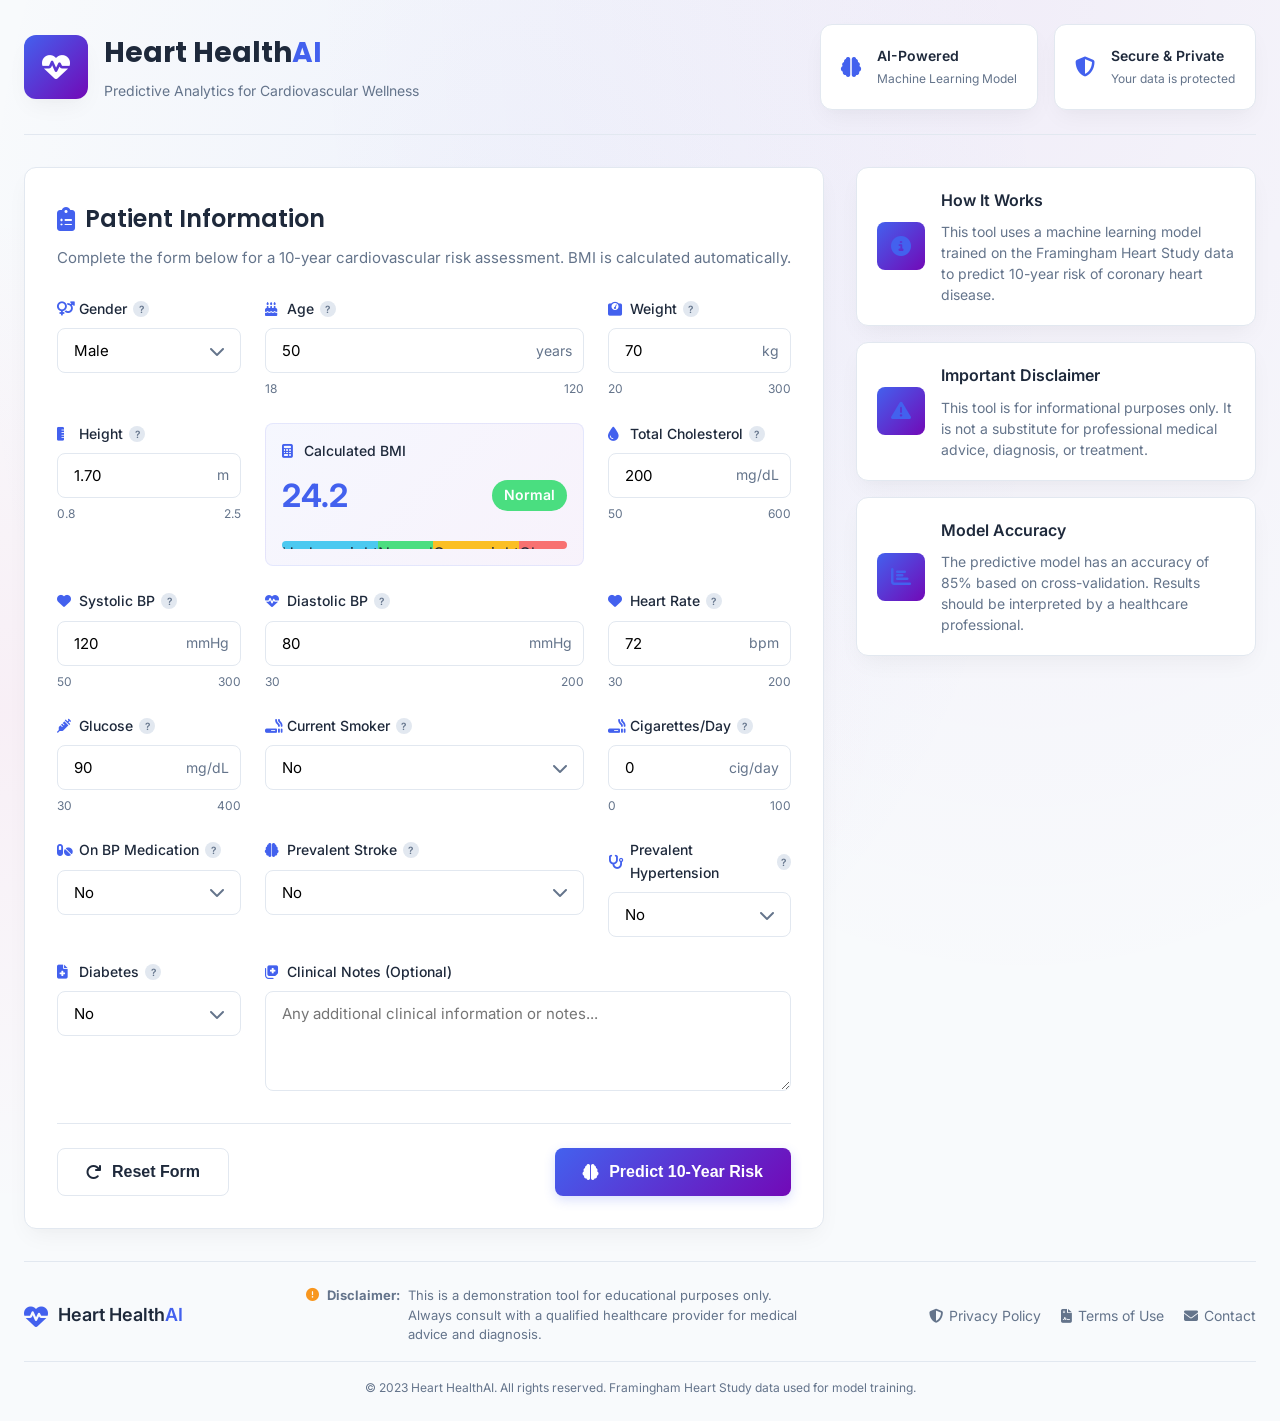
<file: templates/index.html>
<!DOCTYPE html>
<html lang="en">
  <head>
    <meta charset="utf-8" />
    <meta name="viewport" content="width=device-width,initial-scale=1" />
    <title>Heart Disease Prediction | 10-Year Risk Assessment</title>
    <link rel="stylesheet" href="/static/style.css">
    <link rel="preconnect" href="https://fonts.googleapis.com" />
    <link rel="preconnect" href="https://fonts.gstatic.com" crossorigin />
    <link href="https://fonts.googleapis.com/css2?family=Inter:wght@300;400;500;600;700&family=Poppins:wght@400;500;600;700&display=swap" rel="stylesheet" />
    <link rel="stylesheet" href="https://cdnjs.cloudflare.com/ajax/libs/font-awesome/6.4.0/css/all.min.css" />
  </head>
  <body>
    <div class="container">
      <!-- Header Section -->
      <header class="header">
        <div class="logo-container">
          <div class="logo-heart">
            <i class="fas fa-heartbeat"></i>
          </div>
          <div class="logo-text">
            <h1>Heart Health<span>AI</span></h1>
            <p class="tagline">Predictive Analytics for Cardiovascular Wellness</p>
          </div>
        </div>
        <div class="header-info">
          <div class="info-card">
            <i class="fas fa-brain"></i>
            <div>
              <h3>AI-Powered</h3>
              <p>Machine Learning Model</p>
            </div>
          </div>
          <div class="info-card">
            <i class="fas fa-shield-alt"></i>
            <div>
              <h3>Secure & Private</h3>
              <p>Your data is protected</p>
            </div>
          </div>
        </div>
      </header>

      <!-- Main Content -->
      <main class="main-content">
        <!-- Left Panel - Form -->
        <section class="form-section">
          <div class="section-header">
            <h2><i class="fas fa-clipboard-list"></i> Patient Information</h2>
            <p class="subtitle">Complete the form below for a 10-year cardiovascular risk assessment. BMI is calculated automatically.</p>
          </div>

          <form id="predictForm" class="form-card">
            <div class="form-grid">
              <!-- Row 1 -->
              <div class="form-group">
                <label for="gender">
                  <i class="fas fa-venus-mars"></i> Gender
                  <span class="tooltip" data-tooltip="Biological sex at birth">?</span>
                </label>
                <div class="select-wrapper">
                  <select id="gender" required>
                    <option value="0">Female</option>
                    <option value="1" selected>Male</option>
                  </select>
                  <i class="fas fa-chevron-down"></i>
                </div>
              </div>

              <div class="form-group">
                <label for="age">
                  <i class="fas fa-birthday-cake"></i> Age
                  <span class="tooltip" data-tooltip="Age in years">?</span>
                </label>
                <div class="input-wrapper">
                  <input id="age" type="number" min="1" max="120" value="50" required />
                  <span class="input-unit">years</span>
                </div>
                <div class="input-range">
                  <span>18</span>
                  <span>120</span>
                </div>
              </div>

              <div class="form-group">
                <label for="weight">
                  <i class="fas fa-weight"></i> Weight
                  <span class="tooltip" data-tooltip="Body weight in kilograms">?</span>
                </label>
                <div class="input-wrapper">
                  <input id="weight" type="number" step="0.1" min="20" max="300" value="70" required />
                  <span class="input-unit">kg</span>
                </div>
                <div class="input-range">
                  <span>20</span>
                  <span>300</span>
                </div>
              </div>

              <!-- Row 2 -->
              <div class="form-group">
                <label for="height">
                  <i class="fas fa-ruler-vertical"></i> Height
                  <span class="tooltip" data-tooltip="Height in meters">?</span>
                </label>
                <div class="input-wrapper">
                  <input id="height" type="number" step="0.01" min="0.8" max="2.5" value="1.70" required />
                  <span class="input-unit">m</span>
                </div>
                <div class="input-range">
                  <span>0.8</span>
                  <span>2.5</span>
                </div>
              </div>

              <div class="form-group bmi-display">
                <label><i class="fas fa-calculator"></i> Calculated BMI</label>
                <div class="bmi-value-container">
                  <div id="bmiValue" class="bmi-value">—</div>
                  <div class="bmi-category" id="bmiCategory">—</div>
                </div>
                <div class="bmi-scale">
                  <div class="scale-item underweight">Underweight</div>
                  <div class="scale-item normal">Normal</div>
                  <div class="scale-item overweight">Overweight</div>
                  <div class="scale-item obese">Obese</div>
                </div>
              </div>

              <div class="form-group">
                <label for="totChol">
                  <i class="fas fa-tint"></i> Total Cholesterol
                  <span class="tooltip" data-tooltip="Total cholesterol in mg/dL">?</span>
                </label>
                <div class="input-wrapper">
                  <input id="totChol" type="number" min="50" max="600" value="200" required />
                  <span class="input-unit">mg/dL</span>
                </div>
                <div class="input-range">
                  <span>50</span>
                  <span>600</span>
                </div>
              </div>

              <!-- Row 3 -->
              <div class="form-group">
                <label for="sysBP">
                  <i class="fas fa-heart"></i> Systolic BP
                  <span class="tooltip" data-tooltip="Systolic blood pressure">?</span>
                </label>
                <div class="input-wrapper">
                  <input id="sysBP" type="number" min="50" max="300" value="120" required />
                  <span class="input-unit">mmHg</span>
                </div>
                <div class="input-range">
                  <span>50</span>
                  <span>300</span>
                </div>
              </div>

              <div class="form-group">
                <label for="diaBP">
                  <i class="fas fa-heartbeat"></i> Diastolic BP
                  <span class="tooltip" data-tooltip="Diastolic blood pressure">?</span>
                </label>
                <div class="input-wrapper">
                  <input id="diaBP" type="number" min="30" max="200" value="80" required />
                  <span class="input-unit">mmHg</span>
                </div>
                <div class="input-range">
                  <span>30</span>
                  <span>200</span>
                </div>
              </div>

              <div class="form-group">
                <label for="heartRate">
                  <i class="fas fa-heart"></i> Heart Rate
                  <span class="tooltip" data-tooltip="Resting heart rate in beats per minute">?</span>
                </label>
                <div class="input-wrapper">
                  <input id="heartRate" type="number" min="30" max="200" value="72" required />
                  <span class="input-unit">bpm</span>
                </div>
                <div class="input-range">
                  <span>30</span>
                  <span>200</span>
                </div>
              </div>

              <!-- Row 4 -->
              <div class="form-group">
                <label for="glucose">
                  <i class="fas fa-syringe"></i> Glucose
                  <span class="tooltip" data-tooltip="Blood glucose level">?</span>
                </label>
                <div class="input-wrapper">
                  <input id="glucose" type="number" min="30" max="400" value="90" required />
                  <span class="input-unit">mg/dL</span>
                </div>
                <div class="input-range">
                  <span>30</span>
                  <span>400</span>
                </div>
              </div>

              <div class="form-group">
                <label for="currentSmoker">
                  <i class="fas fa-smoking"></i> Current Smoker
                  <span class="tooltip" data-tooltip="Do you currently smoke cigarettes?">?</span>
                </label>
                <div class="select-wrapper">
                  <select id="currentSmoker">
                    <option value="0">No</option>
                    <option value="1">Yes</option>
                  </select>
                  <i class="fas fa-chevron-down"></i>
                </div>
              </div>

              <div class="form-group">
                <label for="cigsPerDay">
                  <i class="fas fa-smoking"></i> Cigarettes/Day
                  <span class="tooltip" data-tooltip="Average number of cigarettes smoked per day">?</span>
                </label>
                <div class="input-wrapper">
                  <input id="cigsPerDay" type="number" min="0" max="100" value="0" />
                  <span class="input-unit">cig/day</span>
                </div>
                <div class="input-range">
                  <span>0</span>
                  <span>100</span>
                </div>
              </div>

              <!-- Row 5 -->
              <div class="form-group">
                <label for="BPMeds">
                  <i class="fas fa-pills"></i> On BP Medication
                  <span class="tooltip" data-tooltip="Are you currently taking blood pressure medication?">?</span>
                </label>
                <div class="select-wrapper">
                  <select id="BPMeds">
                    <option value="0">No</option>
                    <option value="1">Yes</option>
                  </select>
                  <i class="fas fa-chevron-down"></i>
                </div>
              </div>

              <div class="form-group">
                <label for="prevalentStroke">
                  <i class="fas fa-brain"></i> Prevalent Stroke
                  <span class="tooltip" data-tooltip="History of stroke">?</span>
                </label>
                <div class="select-wrapper">
                  <select id="prevalentStroke">
                    <option value="0">No</option>
                    <option value="1">Yes</option>
                  </select>
                  <i class="fas fa-chevron-down"></i>
                </div>
              </div>

              <div class="form-group">
                <label for="prevalentHyp">
                  <i class="fas fa-stethoscope"></i> Prevalent Hypertension
                  <span class="tooltip" data-tooltip="History of high blood pressure">?</span>
                </label>
                <div class="select-wrapper">
                  <select id="prevalentHyp">
                    <option value="0">No</option>
                    <option value="1">Yes</option>
                  </select>
                  <i class="fas fa-chevron-down"></i>
                </div>
              </div>

              <!-- Row 6 -->
              <div class="form-group">
                <label for="diabetes">
                  <i class="fas fa-file-medical"></i> Diabetes
                  <span class="tooltip" data-tooltip="Diagnosed with diabetes">?</span>
                </label>
                <div class="select-wrapper">
                  <select id="diabetes">
                    <option value="0">No</option>
                    <option value="1">Yes</option>
                  </select>
                  <i class="fas fa-chevron-down"></i>
                </div>
              </div>

              <div class="form-group span-2">
                <label for="notes"><i class="fas fa-notes-medical"></i> Clinical Notes (Optional)</label>
                <textarea id="notes" placeholder="Any additional clinical information or notes..."></textarea>
              </div>
            </div>

            <div class="form-actions">
              <button type="button" id="resetBtn" class="btn btn-secondary"><i class="fas fa-redo"></i> Reset Form</button>
              <button type="submit" id="submitBtn" class="btn btn-primary"><i class="fas fa-brain"></i> Predict 10-Year Risk</button>
            </div>
          </form>
        </section>

        <!-- Right Panel - Results & Info -->
        <section class="results-section">
          <!-- Risk Prediction Card -->
          <div class="result-card hidden" id="resultCard">
            <div class="card-header">
              <h2><i class="fas fa-chart-line"></i> Risk Assessment Results</h2>
              <div class="risk-badge" id="riskBadge">—</div>
            </div>

            <div class="result-content">
              <div class="probability-display">
                <div class="probability-circle">
                  <svg class="progress-ring" width="180" height="180">
                    <circle class="progress-ring-bg" cx="90" cy="90" r="80" stroke-width="12"></circle>
                    <circle class="progress-ring-fill" id="probabilityRing" cx="90" cy="90" r="80" stroke-width="12" stroke-dasharray="502.4" stroke-dashoffset="502.4"></circle>
                  </svg>
                  <div class="probability-value">
                    <span id="probValue">—</span>
                    <span class="probability-label">Probability</span>
                  </div>
                </div>
                <div class="probability-info">
                  <h3 id="predText">—</h3>
                  <p class="result-description" id="resultDescription">—</p>
                </div>
              </div>

              <div class="result-details">
                <div class="detail-item">
                  <span class="detail-label"><i class="fas fa-heartbeat"></i> Risk Level:</span>
                  <span class="detail-value" id="riskLevel">—</span>
                </div>
                <div class="detail-item">
                  <span class="detail-label"><i class="fas fa-calculator"></i> BMI Used:</span>
                  <span class="detail-value" id="usedBMI">—</span>
                </div>
                <div class="detail-item">
                  <span class="detail-label"><i class="fas fa-clock"></i> Assessment Time:</span>
                  <span class="detail-value" id="assessmentTime">—</span>
                </div>
                <div class="detail-item">
                  <span class="detail-label"><i class="fas fa-user"></i> Patient Profile:</span>
                  <span class="detail-value" id="patientProfile">—</span>
                </div>
              </div>

              <div class="recommendations">
                <h4><i class="fas fa-lightbulb"></i> Recommendations</h4>
                <ul id="recommendationsList">
                  <li>Complete assessment to see personalized recommendations</li>
                </ul>
              </div>

              <button class="btn btn-outline full-width" id="downloadBtn"><i class="fas fa-download"></i> Download Report</button>
            </div>
          </div>

          <!-- Info Cards -->
          <div class="info-cards">
            <div class="info-card">
              <div class="info-icon">
                <i class="fas fa-info-circle"></i>
              </div>
              <div class="info-content">
                <h3>How It Works</h3>
                <p>This tool uses a machine learning model trained on the Framingham Heart Study data to predict 10-year risk of coronary heart disease.</p>
              </div>
            </div>

            <div class="info-card">
              <div class="info-icon">
                <i class="fas fa-exclamation-triangle"></i>
              </div>
              <div class="info-content">
                <h3>Important Disclaimer</h3>
                <p>This tool is for informational purposes only. It is not a substitute for professional medical advice, diagnosis, or treatment.</p>
              </div>
            </div>

            <div class="info-card">
              <div class="info-icon">
                <i class="fas fa-chart-bar"></i>
              </div>
              <div class="info-content">
                <h3>Model Accuracy</h3>
                <p>The predictive model has an accuracy of 85% based on cross-validation. Results should be interpreted by a healthcare professional.</p>
              </div>
            </div>
          </div>
        </section>
      </main>

      <!-- Footer -->
      <footer class="footer">
        <div class="footer-content">
          <div class="footer-logo">
            <i class="fas fa-heartbeat"></i>
            <span>Heart Health<span>AI</span></span>
          </div>
          <div class="footer-disclaimer">
            <p>
              <i class="fas fa-exclamation-circle"></i> <strong>Disclaimer:</strong> This is a demonstration tool for educational purposes only. Always consult with a qualified healthcare provider for medical advice and diagnosis.
            </p>
          </div>
          <div class="footer-links">
            <a href="#"><i class="fas fa-shield-alt"></i> Privacy Policy</a>
            <a href="#"><i class="fas fa-file-contract"></i> Terms of Use</a>
            <a href="#"><i class="fas fa-envelope"></i> Contact</a>
          </div>
        </div>
        <div class="footer-copyright">
          <p>© 2023 Heart HealthAI. All rights reserved. Framingham Heart Study data used for model training.</p>
        </div>
      </footer>
    </div>

    <script>
      // API URL - change if deployed elsewhere
      const API_URL = '/predict'
      
      // DOM Elements
      const form = document.getElementById('predictForm')
      const bmiValueEl = document.getElementById('bmiValue')
      const bmiCategoryEl = document.getElementById('bmiCategory')
      const resultCard = document.getElementById('resultCard')
      const predText = document.getElementById('predText')
      const probValue = document.getElementById('probValue')
      const probRing = document.getElementById('probabilityRing')
      const riskBadge = document.getElementById('riskBadge')
      const riskLevel = document.getElementById('riskLevel')
      const usedBMI = document.getElementById('usedBMI')
      const assessmentTime = document.getElementById('assessmentTime')
      const patientProfile = document.getElementById('patientProfile')
      const resultDescription = document.getElementById('resultDescription')
      const recommendationsList = document.getElementById('recommendationsList')
      const submitBtn = document.getElementById('submitBtn')
      const resetBtn = document.getElementById('resetBtn')
      const downloadBtn = document.getElementById('downloadBtn')
      
      // BMI categories and colors
      const bmiCategories = [
        { min: 0, max: 18.5, name: 'Underweight', color: '#4cc9f0' },
        { min: 18.5, max: 25, name: 'Normal', color: '#4ade80' },
        { min: 25, max: 30, name: 'Overweight', color: '#fbbf24' },
        { min: 30, max: 100, name: 'Obese', color: '#f87171' }
      ]
      
      // Risk level descriptions
      const riskDescriptions = {
        Low: 'Your 10-year risk of developing coronary heart disease is low. Continue maintaining a healthy lifestyle.',
        Medium: 'You have a moderate risk. Consider lifestyle changes and consult with a healthcare provider.',
        High: 'You have an elevated risk. It is recommended to consult with a healthcare provider for evaluation and potential intervention.'
      }
      
      // Recommendations based on risk level
      const recommendations = {
        Low: ['Continue regular physical activity (at least 150 minutes per week)', 'Maintain a balanced diet rich in fruits, vegetables, and whole grains', 'Schedule annual check-ups with your healthcare provider', 'Avoid tobacco products and limit alcohol consumption'],
        Medium: ['Consult with a healthcare provider for personalized assessment', 'Increase physical activity to 150-300 minutes per week', 'Consider dietary changes to reduce cholesterol and blood pressure', 'Monitor blood pressure and cholesterol levels regularly', 'Explore stress-reduction techniques like meditation or yoga'],
        High: ['Schedule an appointment with a cardiologist or primary care physician', 'Begin or adjust medications as prescribed by your doctor', 'Implement significant dietary changes under medical supervision', 'Increase physical activity gradually as approved by your doctor', 'Quit smoking immediately if you currently smoke', 'Monitor vital signs regularly and keep a health journal']
      }
      
      // Compute BMI and update display
      function computeBMI() {
        const w = parseFloat(document.getElementById('weight').value) || 0
        const h = parseFloat(document.getElementById('height').value) || 0
      
        if (w > 0 && h > 0) {
          const bmi = +(w / (h * h)).toFixed(1)
          bmiValueEl.innerText = bmi
      
          // Determine BMI category
          let category = 'Obese'
          let color = '#f87171'
      
          for (const cat of bmiCategories) {
            if (bmi >= cat.min && bmi < cat.max) {
              category = cat.name
              color = cat.color
              break
            }
          }
      
          bmiCategoryEl.innerText = category
          bmiCategoryEl.style.backgroundColor = color
      
          return bmi
        } else {
          bmiValueEl.innerText = '—'
          bmiCategoryEl.innerText = '—'
          bmiCategoryEl.style.backgroundColor = '#64748b'
          return null
        }
      }
      
      // Update BMI live when weight or height changes
      document.getElementById('weight').addEventListener('input', computeBMI)
      document.getElementById('height').addEventListener('input', computeBMI)
      
      // Initialize BMI calculation
      computeBMI()
      
      // Reset form
      resetBtn.addEventListener('click', () => {
        form.reset()
        computeBMI()
        resultCard.classList.add('hidden')
      
        // Reset to default values
        document.getElementById('age').value = 50
        document.getElementById('weight').value = 70
        document.getElementById('height').value = 1.7
        document.getElementById('totChol').value = 200
        document.getElementById('sysBP').value = 120
        document.getElementById('diaBP').value = 80
        document.getElementById('heartRate').value = 72
        document.getElementById('glucose').value = 90
      
        computeBMI()
      })
      
      // Form submission
      form.addEventListener('submit', async (e) => {
        e.preventDefault()
      
        // Recompute BMI
        const BMI = computeBMI()
        if (BMI === null) {
          alert('Please provide valid weight & height')
          return
        }
      
        // Disable button while requesting
        submitBtn.disabled = true
        submitBtn.innerHTML = '<i class="fas fa-spinner fa-spin"></i> Predicting...'
      
        // Collect payload
        const payload = {
          gender: Number(document.getElementById('gender').value),
          age: Number(document.getElementById('age').value),
          currentSmoker: Number(document.getElementById('currentSmoker').value),
          cigsPerDay: Number(document.getElementById('cigsPerDay').value),
          BPMeds: Number(document.getElementById('BPMeds').value),
          prevalentStroke: Number(document.getElementById('prevalentStroke').value),
          prevalentHyp: Number(document.getElementById('prevalentHyp').value),
          diabetes: Number(document.getElementById('diabetes').value),
          totChol: Number(document.getElementById('totChol').value),
          sysBP: Number(document.getElementById('sysBP').value),
          diaBP: Number(document.getElementById('diaBP').value),
          BMI: Number(BMI),
          heartRate: Number(document.getElementById('heartRate').value),
          glucose: Number(document.getElementById('glucose').value)
        }
      
        try {
          // Simulate API call with mock response for demo
          // In a real application, replace with actual API call
          const mockResponse = await simulatePredictionAPI(payload)
      
          // Display results
          displayResults(mockResponse, payload)
      
          // Show result card
          resultCard.classList.remove('hidden')
          resultCard.scrollIntoView({ behavior: 'smooth', block: 'start' })
        } catch (err) {
          alert('Prediction failed: ' + err.message)
          console.error(err)
        } finally {
          submitBtn.disabled = false
          submitBtn.innerHTML = '<i class="fas fa-brain"></i> Predict 10-Year Risk'
        }
      })
      
      // Simulate API response for demo purposes
      async function simulatePredictionAPI(payload) {
        // Simulate network delay
        await new Promise((resolve) => setTimeout(resolve, 800))
      
        // Calculate a mock probability based on inputs
        let probability = 0.1 // Base probability
      
        // Increase probability based on risk factors
        if (payload.age > 50) probability += 0.15
        if (payload.currentSmoker) probability += 0.2
        if (payload.BMI > 30) probability += 0.15
        if (payload.sysBP > 140 || payload.diaBP > 90) probability += 0.1
        if (payload.totChol > 240) probability += 0.1
        if (payload.diabetes) probability += 0.15
        if (payload.prevalentHyp) probability += 0.1
        if (payload.BPMeds) probability += 0.05
      
        // Cap probability between 0 and 0.9
        probability = Math.min(0.9, Math.max(0.05, probability))
      
        // Determine risk level
        let riskLevel = 'Low'
        if (probability > 0.3) riskLevel = 'Medium'
        if (probability > 0.6) riskLevel = 'High'
      
        // Mock response
        return {
          prediction: riskLevel === 'Low' ? 'Low Risk' : riskLevel === 'Medium' ? 'Moderate Risk' : 'High Risk',
          probability: probability,
          calculated_BMI: payload.BMI,
          timestamp: new Date().toISOString()
        }
      }
      
      // Display results
      function displayResults(response, payload) {
        const probability = response.probability
        const riskLevelText = probability < 0.3 ? 'Low' : probability < 0.6 ? 'Medium' : 'High'
      
        // Update prediction text
        predText.textContent = response.prediction
        probValue.textContent = `${(probability * 100).toFixed(1)}%`
      
        // Update risk badge and level
        riskBadge.textContent = riskLevelText
        riskLevel.textContent = riskLevelText
      
        // Set risk badge color
        if (riskLevelText === 'Low') {
          riskBadge.style.backgroundColor = '#4ade80'
        } else if (riskLevelText === 'Medium') {
          riskBadge.style.backgroundColor = '#fbbf24'
        } else {
          riskBadge.style.backgroundColor = '#f87171'
        }
      
        // Update other details
        usedBMI.textContent = payload.BMI.toFixed(1)
      
        const now = new Date()
        assessmentTime.textContent = now.toLocaleDateString() + ' ' + now.toLocaleTimeString([], { hour: '2-digit', minute: '2-digit' })
      
        const gender = payload.gender ? 'Male' : 'Female'
        const age = payload.age
        patientProfile.textContent = `${gender}, ${age} years`
      
        // Update description
        resultDescription.textContent = riskDescriptions[riskLevelText] || ''
      
        // Update recommendations
        recommendationsList.innerHTML = ''
        const recs = recommendations[riskLevelText] || []
        recs.forEach((rec) => {
          const li = document.createElement('li')
          li.textContent = rec
          recommendationsList.appendChild(li)
        })
      
        // Animate probability ring
        const radius = 80
        const circumference = 2 * Math.PI * radius
        const offset = circumference - probability * circumference
      
        probRing.style.strokeDasharray = `${circumference} ${circumference}`
        probRing.style.strokeDashoffset = circumference
      
        // Trigger animation
        setTimeout(() => {
          probRing.style.strokeDashoffset = offset
        }, 100)
      }
      
      // Download report
      downloadBtn.addEventListener('click', () => {
        if (resultCard.classList.contains('hidden')) {
          alert('Please generate a prediction first')
          return
        }
      
        // Create report content
        const report = `
            HEART DISEASE RISK ASSESSMENT REPORT
            =====================================
            Generated: ${new Date().toLocaleString()}
            
            PATIENT INFORMATION
            -------------------
            Gender: ${document.getElementById('gender').options[document.getElementById('gender').selectedIndex].text}
            Age: ${document.getElementById('age').value} years
            Weight: ${document.getElementById('weight').value} kg
            Height: ${document.getElementById('height').value} m
            BMI: ${usedBMI.textContent}
            Blood Pressure: ${document.getElementById('sysBP').value}/${document.getElementById('diaBP').value} mmHg
            Total Cholesterol: ${document.getElementById('totChol').value} mg/dL
            Heart Rate: ${document.getElementById('heartRate').value} bpm
            Glucose: ${document.getElementById('glucose').value} mg/dL
            Current Smoker: ${document.getElementById('currentSmoker').options[document.getElementById('currentSmoker').selectedIndex].text}
            Cigarettes/Day: ${document.getElementById('cigsPerDay').value}
            On BP Medication: ${document.getElementById('BPMeds').options[document.getElementById('BPMeds').selectedIndex].text}
            Prevalent Stroke: ${document.getElementById('prevalentStroke').options[document.getElementById('prevalentStroke').selectedIndex].text}
            Prevalent Hypertension: ${document.getElementById('prevalentHyp').options[document.getElementById('prevalentHyp').selectedIndex].text}
            Diabetes: ${document.getElementById('diabetes').options[document.getElementById('diabetes').selectedIndex].text}
            
            ASSESSMENT RESULTS
            ------------------
            Risk Level: ${riskLevel.textContent}
            10-Year Probability: ${probValue.textContent}
            Assessment Time: ${assessmentTime.textContent}
            
            RECOMMENDATIONS
            ---------------
            ${Array.from(recommendationsList.children)
              .map((li) => `• ${li.textContent}`)
              .join('\n')}
            
            DISCLAIMER
            ----------
            This report is generated for informational purposes only. It is not a substitute for professional medical advice, diagnosis, or treatment. Always seek the advice of your physician or other qualified health provider with any questions you may have regarding a medical condition.
            `
      
        // Create download link
        const blob = new Blob([report], { type: 'text/plain' })
        const url = URL.createObjectURL(blob)
        const a = document.createElement('a')
        a.href = url
        a.download = `heart-risk-assessment-${new Date().toISOString().split('T')[0]}.txt`
        document.body.appendChild(a)
        a.click()
        document.body.removeChild(a)
        URL.revokeObjectURL(url)
      
        // Show download confirmation
        const originalText = downloadBtn.innerHTML
        downloadBtn.innerHTML = '<i class="fas fa-check"></i> Report Downloaded!'
        downloadBtn.disabled = true
      
        setTimeout(() => {
          downloadBtn.innerHTML = originalText
          downloadBtn.disabled = false
        }, 2000)
      })
      
      // Initialize with current time
      assessmentTime.textContent = new Date().toLocaleDateString() + ' ' + new Date().toLocaleTimeString([], { hour: '2-digit', minute: '2-digit' })
    </script>
  </body>
</html>
</file>
<file: static/style.css>
:root {
    /* Colors */
    --primary: #4361ee;
    --primary-dark: #3a56d4;
    --secondary: #7209b7;
    --accent: #f72585;
    --success: #4cc9f0;
    --danger: #f72585;
    --warning: #f8961e;
    --info: #4895ef;

    /* Neutrals */
    --bg: #f8fafc;
    --card-bg: #ffffff;
    --text: #1e293b;
    --text-light: #64748b;
    --border: #e2e8f0;
    --shadow: 0 10px 25px -5px rgba(0, 0, 0, 0.05), 0 8px 10px -6px rgba(0, 0, 0, 0.01);
    --shadow-lg: 0 20px 40px -10px rgba(0, 0, 0, 0.1);

    /* Typography */
    --font-main: 'Inter', -apple-system, BlinkMacSystemFont, sans-serif;
    --font-heading: 'Poppins', -apple-system, BlinkMacSystemFont, sans-serif;

    /* Borders & Spacing */
    --radius: 12px;
    --radius-sm: 8px;
    --container-max: 1400px;
    --transition: all 0.3s cubic-bezier(0.25, 0.8, 0.25, 1);
}

/* Reset & Base Styles */
* {
    margin: 0;
    padding: 0;
    box-sizing: border-box;
}

body {
    font-family: var(--font-main);
    background-color: var(--bg);
    color: var(--text);
    line-height: 1.6;
    min-height: 100vh;
    background-image:
        radial-gradient(at 40% 20%, rgba(67, 97, 238, 0.05) 0px, transparent 50%),
        radial-gradient(at 80% 0%, rgba(114, 9, 183, 0.05) 0px, transparent 50%),
        radial-gradient(at 0% 50%, rgba(247, 37, 133, 0.05) 0px, transparent 50%);
}

.container {
    max-width: var(--container-max);
    margin: 0 auto;
    padding: 24px;
    display: flex;
    flex-direction: column;
    min-height: 100vh;
}

/* Header Styles */
.header {
    display: flex;
    justify-content: space-between;
    align-items: center;
    margin-bottom: 32px;
    padding-bottom: 24px;
    border-bottom: 1px solid var(--border);
}

.logo-container {
    display: flex;
    align-items: center;
    gap: 16px;
}

.logo-heart {
    width: 64px;
    height: 64px;
    background: linear-gradient(135deg, var(--primary), var(--secondary));
    border-radius: var(--radius);
    display: flex;
    align-items: center;
    justify-content: center;
    color: white;
    font-size: 28px;
    box-shadow: var(--shadow);
}

.logo-text h1 {
    font-family: var(--font-heading);
    font-size: 28px;
    font-weight: 700;
    color: var(--text);
    margin-bottom: 4px;
}

.logo-text h1 span {
    color: var(--primary);
}

.tagline {
    color: var(--text-light);
    font-size: 14px;
}

.header-info {
    display: flex;
    gap: 16px;
}

.info-card {
    display: flex;
    align-items: center;
    gap: 12px;
    padding: 12px 16px;
    background: var(--card-bg);
    border-radius: var(--radius-sm);
    border: 1px solid var(--border);
    box-shadow: var(--shadow);
}

.info-card i {
    color: var(--primary);
    font-size: 20px;
}

.info-card h3 {
    font-size: 14px;
    font-weight: 600;
    margin-bottom: 2px;
}

.info-card p {
    font-size: 12px;
    color: var(--text-light);
}

/* Main Content Layout */
.main-content {
    display: grid;
    grid-template-columns: 2fr 1fr;
    gap: 32px;
    margin-bottom: 32px;
    flex: 1;
}

/* Form Section */
.form-section {
    background: var(--card-bg);
    border-radius: var(--radius);
    box-shadow: var(--shadow);
    padding: 32px;
    border: 1px solid var(--border);
}

.section-header {
    margin-bottom: 28px;
}

.section-header h2 {
    font-family: var(--font-heading);
    font-size: 24px;
    font-weight: 600;
    color: var(--text);
    margin-bottom: 8px;
    display: flex;
    align-items: center;
    gap: 10px;
}

.section-header h2 i {
    color: var(--primary);
}

.subtitle {
    color: var(--text-light);
    font-size: 15px;
}

/* Form Grid */
.form-grid {
    display: grid;
    grid-template-columns: repeat(3, 1fr);
    gap: 24px;
    margin-bottom: 32px;
}

.form-group {
    display: flex;
    flex-direction: column;
}

.form-group.span-2 {
    grid-column: span 2;
}

.form-group label {
    font-size: 14px;
    font-weight: 500;
    color: var(--text);
    margin-bottom: 8px;
    display: flex;
    align-items: center;
    gap: 6px;
}

.form-group label i {
    color: var(--primary);
    width: 16px;
}

.tooltip {
    display: inline-flex;
    align-items: center;
    justify-content: center;
    width: 16px;
    height: 16px;
    background-color: var(--border);
    color: var(--text-light);
    border-radius: 50%;
    font-size: 10px;
    font-weight: 600;
    cursor: help;
    position: relative;
}

.tooltip:hover::after {
    content: attr(data-tooltip);
    position: absolute;
    bottom: 100%;
    left: 50%;
    transform: translateX(-50%);
    background-color: var(--text);
    color: white;
    padding: 6px 10px;
    border-radius: 4px;
    font-size: 12px;
    width: 180px;
    z-index: 100;
    white-space: normal;
}

/* Input Styles */
.input-wrapper {
    position: relative;
    display: flex;
}

.input-wrapper input,
.select-wrapper select,
textarea {
    width: 100%;
    padding: 12px 16px;
    font-size: 15px;
    border: 1px solid var(--border);
    border-radius: var(--radius-sm);
    background-color: white;
    transition: var(--transition);
    font-family: var(--font-main);
}

.input-wrapper input:focus,
.select-wrapper select:focus,
textarea:focus {
    outline: none;
    border-color: var(--primary);
    box-shadow: 0 0 0 3px rgba(67, 97, 238, 0.1);
}

.input-unit {
    position: absolute;
    right: 12px;
    top: 50%;
    transform: translateY(-50%);
    color: var(--text-light);
    font-size: 14px;
    pointer-events: none;
}

.input-range {
    display: flex;
    justify-content: space-between;
    margin-top: 6px;
    font-size: 12px;
    color: var(--text-light);
}

/* Select Styles */
.select-wrapper {
    position: relative;
}

.select-wrapper select {
    appearance: none;
    padding-right: 40px;
}

.select-wrapper i {
    position: absolute;
    right: 16px;
    top: 50%;
    transform: translateY(-50%);
    color: var(--text-light);
    pointer-events: none;
}

/* BMI Display */
.bmi-display {
    background: linear-gradient(135deg, rgba(67, 97, 238, 0.05), rgba(114, 9, 183, 0.05));
    border-radius: var(--radius-sm);
    padding: 16px;
    border: 1px solid rgba(67, 97, 238, 0.1);
}

.bmi-value-container {
    display: flex;
    align-items: center;
    justify-content: space-between;
    margin-bottom: 12px;
}

.bmi-value {
    font-size: 32px;
    font-weight: 700;
    color: var(--primary);
}

.bmi-category {
    font-size: 14px;
    font-weight: 600;
    padding: 4px 12px;
    border-radius: 20px;
    background-color: var(--primary);
    color: white;
}

.bmi-scale {
    display: flex;
    height: 8px;
    border-radius: 4px;
    overflow: hidden;
    margin-top: 8px;
}

.scale-item {
    flex: 1;
}

.underweight {
    background-color: #4cc9f0;
}

.normal {
    background-color: #4ade80;
}

.overweight {
    background-color: #fbbf24;
}

.obese {
    background-color: #f87171;
}

/* Textarea */
textarea {
    min-height: 100px;
    resize: vertical;
}

/* Form Actions */
.form-actions {
    display: flex;
    justify-content: space-between;
    padding-top: 24px;
    border-top: 1px solid var(--border);
}

/* Button Styles */
.btn {
    padding: 14px 28px;
    font-size: 16px;
    font-weight: 600;
    border: none;
    border-radius: var(--radius-sm);
    cursor: pointer;
    transition: var(--transition);
    display: flex;
    align-items: center;
    justify-content: center;
    gap: 10px;
}

.btn-primary {
    background: linear-gradient(135deg, var(--primary), var(--secondary));
    color: white;
    box-shadow: 0 4px 12px rgba(67, 97, 238, 0.2);
}

.btn-primary:hover {
    transform: translateY(-2px);
    box-shadow: 0 8px 20px rgba(67, 97, 238, 0.3);
}

.btn-secondary {
    background-color: white;
    color: var(--text);
    border: 1px solid var(--border);
}

.btn-secondary:hover {
    background-color: var(--bg);
}

.btn-outline {
    background-color: transparent;
    color: var(--primary);
    border: 1px solid var(--primary);
}

.btn-outline:hover {
    background-color: rgba(67, 97, 238, 0.05);
}

.full-width {
    width: 100%;
}

/* Results Section */
.results-section {
    display: flex;
    flex-direction: column;
    gap: 24px;
}

/* Result Card */
.result-card {
    background: var(--card-bg);
    border-radius: var(--radius);
    box-shadow: var(--shadow);
    padding: 28px;
    border: 1px solid var(--border);
}

.result-card.hidden {
    display: none;
}

.card-header {
    display: flex;
    justify-content: space-between;
    align-items: center;
    margin-bottom: 24px;
}

.card-header h2 {
    font-family: var(--font-heading);
    font-size: 20px;
    font-weight: 600;
    display: flex;
    align-items: center;
    gap: 10px;
}

.card-header h2 i {
    color: var(--primary);
}

.risk-badge {
    padding: 6px 16px;
    border-radius: 20px;
    font-size: 14px;
    font-weight: 600;
    background-color: var(--primary);
    color: white;
}

/* Probability Display */
.probability-display {
    display: flex;
    align-items: center;
    gap: 24px;
    margin-bottom: 28px;
    padding-bottom: 28px;
    border-bottom: 1px solid var(--border);
}

.probability-circle {
    position: relative;
    width: 180px;
    height: 180px;
}

.progress-ring {
    transform: rotate(-90deg);
}

.progress-ring-bg {
    fill: transparent;
    stroke: var(--border);
}

.progress-ring-fill {
    fill: transparent;
    stroke: var(--primary);
    stroke-linecap: round;
    transition: stroke-dashoffset 1.5s cubic-bezier(0.22, 0.61, 0.36, 1);
}

.probability-value {
    position: absolute;
    top: 50%;
    left: 50%;
    transform: translate(-50%, -50%);
    text-align: center;
}

.probability-value span:first-child {
    font-size: 36px;
    font-weight: 700;
    color: var(--text);
    display: block;
}

.probability-label {
    font-size: 14px;
    color: var(--text-light);
    margin-top: 4px;
}

.probability-info h3 {
    font-size: 24px;
    font-weight: 600;
    color: var(--text);
    margin-bottom: 8px;
}

.result-description {
    color: var(--text-light);
    font-size: 14px;
    line-height: 1.5;
}

/* Result Details */
.result-details {
    display: grid;
    grid-template-columns: 1fr;
    gap: 12px;
    margin-bottom: 24px;
}

.detail-item {
    display: flex;
    justify-content: space-between;
    padding: 12px 0;
    border-bottom: 1px dashed var(--border);
}

.detail-item:last-child {
    border-bottom: none;
}

.detail-label {
    display: flex;
    align-items: center;
    gap: 8px;
    color: var(--text-light);
    font-size: 14px;
}

.detail-label i {
    color: var(--primary);
    width: 16px;
}

.detail-value {
    font-weight: 600;
    color: var(--text);
}

/* Recommendations */
.recommendations {
    margin-bottom: 24px;
}

.recommendations h4 {
    font-size: 16px;
    font-weight: 600;
    margin-bottom: 12px;
    display: flex;
    align-items: center;
    gap: 8px;
}

.recommendations h4 i {
    color: var(--warning);
}

.recommendations ul {
    padding-left: 20px;
}

.recommendations li {
    margin-bottom: 8px;
    color: var(--text-light);
    font-size: 14px;
}

/* Info Cards */
.info-cards {
    display: flex;
    flex-direction: column;
    gap: 16px;
}

.info-card {
    background: var(--card-bg);
    border-radius: var(--radius);
    box-shadow: var(--shadow);
    padding: 20px;
    border: 1px solid var(--border);
    display: flex;
    gap: 16px;
}

.info-icon {
    width: 48px;
    height: 48px;
    border-radius: var(--radius-sm);
    background: linear-gradient(135deg, var(--primary), var(--secondary));
    display: flex;
    align-items: center;
    justify-content: center;
    color: white;
    font-size: 20px;
    flex-shrink: 0;
}

.info-content h3 {
    font-size: 16px;
    font-weight: 600;
    margin-bottom: 8px;
}

.info-content p {
    font-size: 14px;
    color: var(--text-light);
    line-height: 1.5;
}

/* Footer */
.footer {
    margin-top: auto;
    padding-top: 24px;
    border-top: 1px solid var(--border);
}

.footer-content {
    display: flex;
    justify-content: space-between;
    align-items: center;
    margin-bottom: 16px;
}

.footer-logo {
    display: flex;
    align-items: center;
    gap: 10px;
    font-size: 18px;
    font-weight: 600;
}

.footer-logo i {
    color: var(--primary);
    font-size: 24px;
}

.footer-logo span span {
    color: var(--primary);
}

.footer-disclaimer {
    max-width: 500px;
    font-size: 13px;
    color: var(--text-light);
    line-height: 1.5;
}

.footer-disclaimer p {
    display: flex;
    align-items: flex-start;
    gap: 8px;
}

.footer-disclaimer i {
    color: var(--warning);
    margin-top: 2px;
}

.footer-links {
    display: flex;
    gap: 20px;
}

.footer-links a {
    color: var(--text-light);
    text-decoration: none;
    font-size: 14px;
    display: flex;
    align-items: center;
    gap: 6px;
    transition: var(--transition);
}

.footer-links a:hover {
    color: var(--primary);
}

.footer-copyright {
    text-align: center;
    font-size: 12px;
    color: var(--text-light);
    padding-top: 16px;
    border-top: 1px solid var(--border);
}

/* Responsive Design */
@media (max-width: 1200px) {
    .main-content {
        grid-template-columns: 1fr;
    }

    .form-grid {
        grid-template-columns: repeat(2, 1fr);
    }
}

@media (max-width: 768px) {
    .container {
        padding: 16px;
    }

    .header {
        flex-direction: column;
        align-items: flex-start;
        gap: 20px;
    }

    .header-info {
        width: 100%;
        justify-content: space-between;
    }

    .form-grid {
        grid-template-columns: 1fr;
    }

    .form-group.span-2 {
        grid-column: span 1;
    }

    .form-actions {
        flex-direction: column;
        gap: 12px;
    }

    .btn {
        width: 100%;
    }

    .footer-content {
        flex-direction: column;
        align-items: flex-start;
        gap: 20px;
    }

    .footer-links {
        width: 100%;
        justify-content: space-between;
    }

    .probability-display {
        flex-direction: column;
        text-align: center;
    }
}

@media (max-width: 480px) {

    .form-section,
    .result-card,
    .info-card {
        padding: 20px;
    }

    .header-info {
        flex-direction: column;
    }

    .logo-container {
        flex-direction: column;
        align-items: flex-start;
        gap: 12px;
    }
}
</file>
